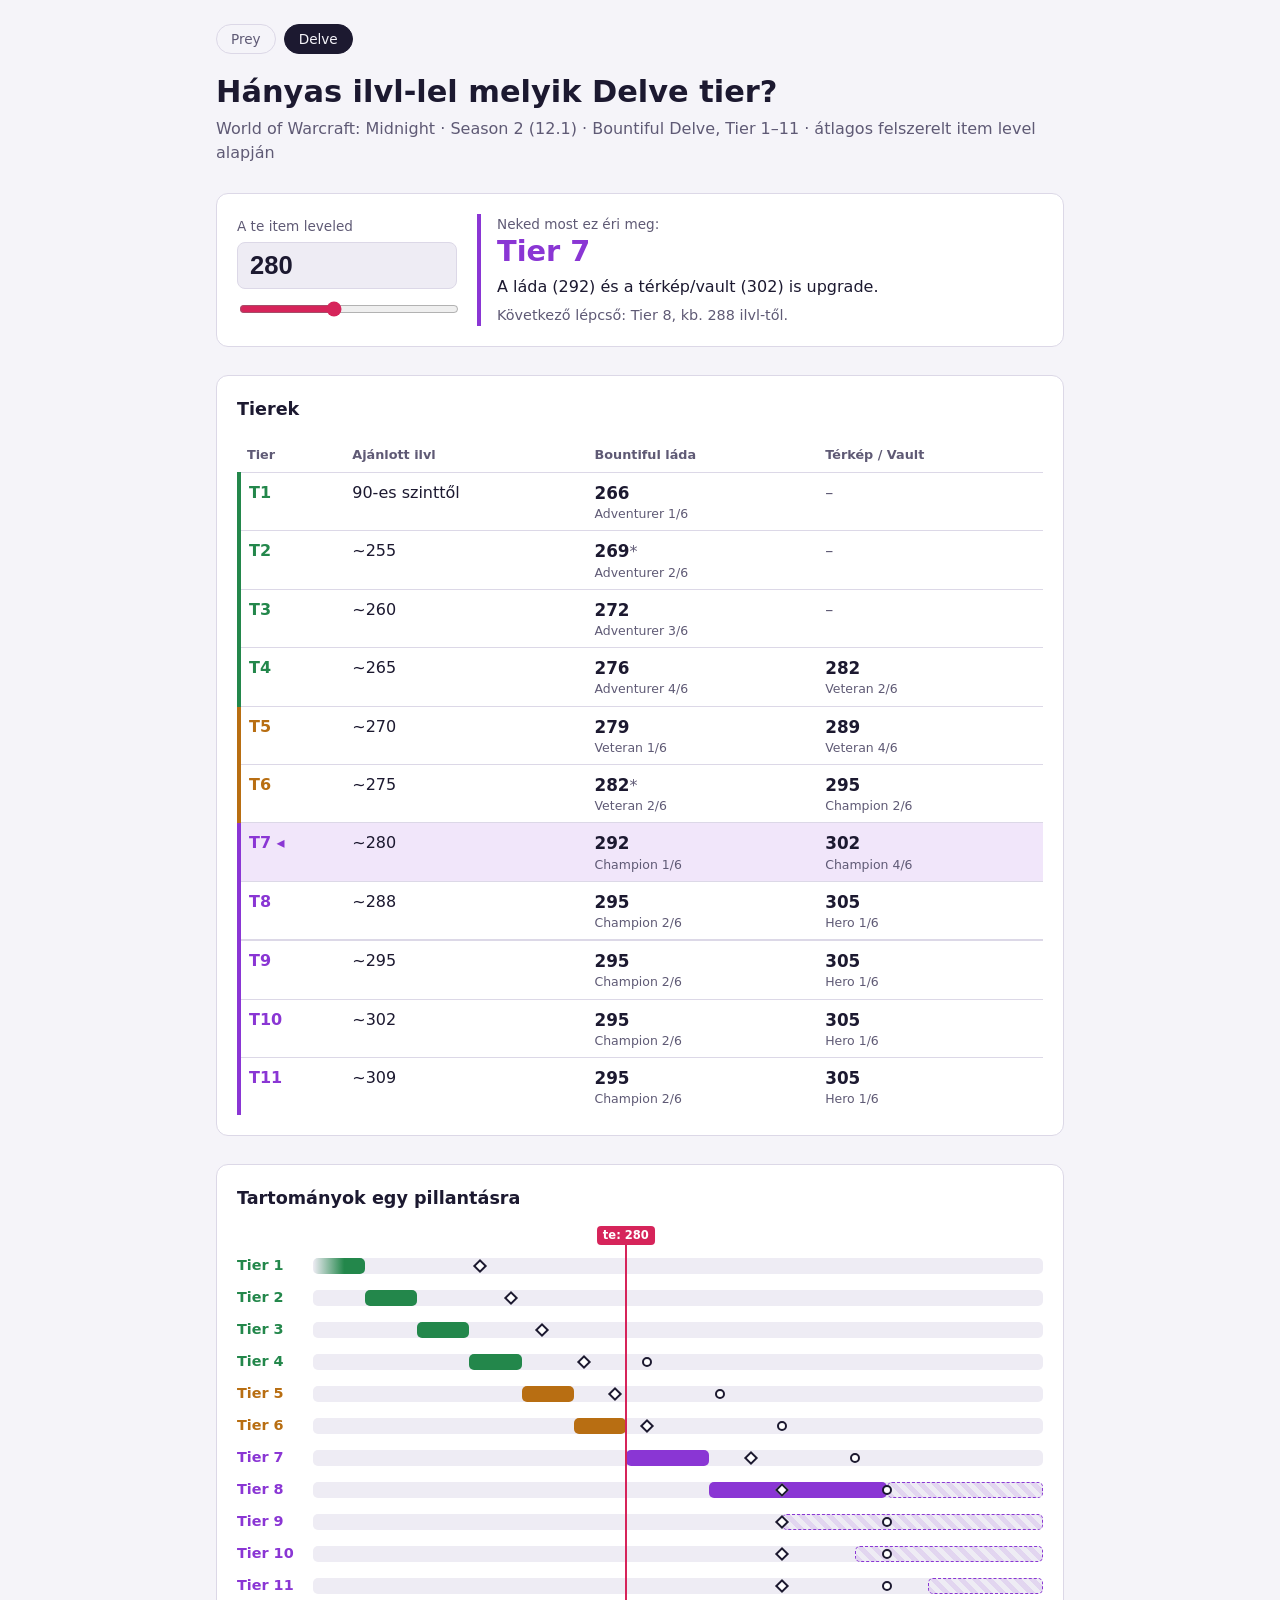
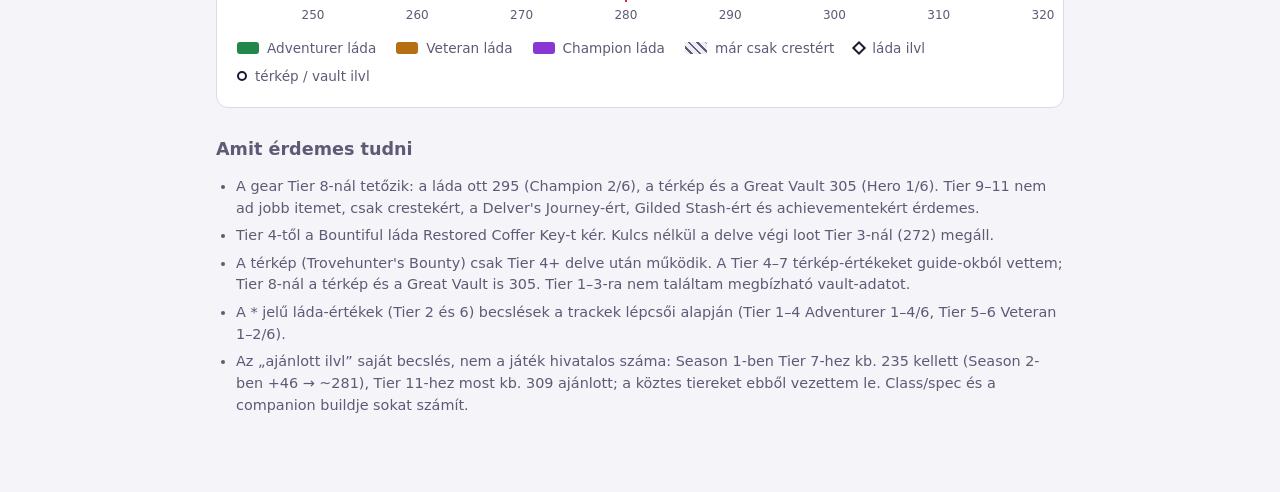
<file: delves.html>
<!DOCTYPE html>
<html lang="hu">
<head>
    <meta charset="UTF-8">
    <meta name="viewport" content="width=device-width, initial-scale=1.0">
    <title>Delve ilvl útmutató</title>
    <style>
        :root {
            --bg: #f5f4f9;
            --surface: #ffffff;
            --surface-2: #eeecf4;
            --text: #1c1930;
            --muted: #5f5a75;
            --border: #dcd8e7;
            --adventurer: #23874b;
            --adventurer-soft: #23874b1f;
            --veteran: #b86e12;
            --veteran-soft: #b86e121f;
            --champion: #8a36d4;
            --champion-soft: #8a36d41f;
            --marker: #d6245a;
            color-scheme: light;
        }
        @media (prefers-color-scheme: dark) {
            :root:not([data-theme="light"]) {
                --bg: #0d0b14;
                --surface: #17141f;
                --surface-2: #211d2c;
                --text: #ece9f5;
                --muted: #a39db7;
                --border: #2f2a3d;
                --adventurer: #4cc47a;
                --adventurer-soft: #4cc47a24;
                --veteran: #f0a23c;
                --veteran-soft: #f0a23c24;
                --champion: #b77cf2;
                --champion-soft: #b77cf229;
                --marker: #ff5c8a;
                color-scheme: dark;
            }
        }
        :root[data-theme="dark"] {
            --bg: #0d0b14;
            --surface: #17141f;
            --surface-2: #211d2c;
            --text: #ece9f5;
            --muted: #a39db7;
            --border: #2f2a3d;
            --adventurer: #4cc47a;
            --adventurer-soft: #4cc47a24;
            --veteran: #f0a23c;
            --veteran-soft: #f0a23c24;
            --champion: #b77cf2;
            --champion-soft: #b77cf229;
            --marker: #ff5c8a;
            color-scheme: dark;
        }

        * {
            box-sizing: border-box;
        }
        body {
            background: var(--bg);
            color: var(--text);
            font-family: system-ui, -apple-system, "Segoe UI", Roboto, sans-serif;
            line-height: 1.5;
            margin: 0;
        }
        main {
            margin: 0 auto;
            max-width: 880px;
            padding: 24px 16px 48px;
        }
        nav {
            display: flex;
            gap: 8px;
            margin-bottom: 20px;
        }
        nav a {
            border: 1px solid var(--border);
            border-radius: 999px;
            color: var(--muted);
            font-size: .85rem;
            padding: 4px 14px;
            text-decoration: none;
        }
        nav a[aria-current="page"] {
            background: var(--text);
            border-color: var(--text);
            color: var(--bg);
        }
        h1 {
            font-size: 1.9rem;
            line-height: 1.2;
            margin: 0 0 6px;
        }
        h2 {
            font-size: 1.1rem;
            margin: 0 0 14px;
        }
        .sub {
            color: var(--muted);
            margin: 0 0 28px;
        }
        section {
            margin-bottom: 28px;
        }
        .panel {
            background: var(--surface);
            border: 1px solid var(--border);
            border-radius: 12px;
            padding: 20px;
        }
        .adventurer {
            --c: var(--adventurer);
            --c-soft: var(--adventurer-soft);
        }
        .veteran {
            --c: var(--veteran);
            --c-soft: var(--veteran-soft);
        }
        .champion {
            --c: var(--champion);
            --c-soft: var(--champion-soft);
        }

        /* --- Kalkulátor --- */
        .calc {
            align-items: center;
            display: grid;
            gap: 20px;
            grid-template-columns: minmax(0, 220px) minmax(0, 1fr);
        }
        .calc label {
            color: var(--muted);
            display: block;
            font-size: .85rem;
            margin-bottom: 6px;
        }
        .calc input[type="number"] {
            background: var(--surface-2);
            border: 1px solid var(--border);
            border-radius: 8px;
            color: var(--text);
            font-size: 1.6rem;
            font-variant-numeric: tabular-nums;
            font-weight: 700;
            padding: 8px 12px;
            width: 100%;
        }
        .calc input[type="range"] {
            accent-color: var(--marker);
            margin-top: 12px;
            width: 100%;
        }
        .verdict {
            border-left: 4px solid var(--c, var(--border));
            padding-left: 16px;
        }
        .verdict .label {
            color: var(--muted);
            font-size: .85rem;
        }
        .verdict .name {
            color: var(--c, var(--text));
            font-size: 1.8rem;
            font-weight: 800;
            line-height: 1.2;
        }
        .verdict p {
            margin: 6px 0 0;
        }
        .verdict .extra {
            color: var(--muted);
            font-size: .9rem;
        }

        /* --- Tier táblázat --- */
        .tiers {
            border-collapse: collapse;
            font-variant-numeric: tabular-nums;
            width: 100%;
        }
        .tiers th,
        .tiers td {
            border-bottom: 1px solid var(--border);
            padding: 8px 8px;
            text-align: left;
            vertical-align: top;
        }
        .tiers th {
            color: var(--muted);
            font-size: .8rem;
            font-weight: 600;
            vertical-align: bottom;
        }
        .tiers tbody tr:last-child td {
            border-bottom: 0;
        }
        .tiers td:first-child {
            border-left: 4px solid var(--c);
            color: var(--c);
            font-weight: 700;
            white-space: nowrap;
        }
        .tiers tr.gap td {
            border-top: 2px solid var(--border);
        }
        .tiers tr.active td {
            background: var(--c-soft);
        }
        .tiers tr.active td:first-child::after {
            content: " ◂";
        }
        .tiers b {
            font-size: 1.05rem;
        }
        .tiers small {
            color: var(--muted);
            display: block;
            font-size: .78rem;
            line-height: 1.3;
        }
        .est {
            color: var(--muted);
            font-weight: 400;
        }
        .none {
            color: var(--muted);
        }

        /* --- Sávdiagram --- */
        .chart {
            padding-top: 24px;
            position: relative;
        }
        .row {
            align-items: center;
            display: grid;
            gap: 12px;
            grid-template-columns: 64px minmax(0, 1fr);
            height: 32px;
        }
        .row .rname {
            color: var(--c);
            font-size: .9rem;
            font-weight: 700;
        }
        .track {
            background: var(--surface-2);
            border-radius: 5px;
            height: 16px;
            position: relative;
        }
        .band {
            background: var(--c);
            border-radius: 5px;
            height: 100%;
            position: absolute;
            top: 0;
        }
        .band.fade-left {
            background: linear-gradient(to right, transparent, var(--c) 60%);
        }
        .band.tail {
            background: repeating-linear-gradient(45deg, var(--c-soft) 0 5px, transparent 5px 10px);
            border: 1px dashed var(--c);
        }
        .tick {
            background: var(--surface);
            border: 2px solid var(--text);
            height: 10px;
            position: absolute;
            top: 50%;
            transform: translate(-50%, -50%) rotate(45deg);
            width: 10px;
        }
        .tick.vault {
            border-radius: 50%;
            transform: translate(-50%, -50%);
        }
        .axis {
            display: grid;
            gap: 12px;
            grid-template-columns: 64px minmax(0, 1fr);
            margin-top: 4px;
        }
        .axis .scale {
            color: var(--muted);
            font-size: .75rem;
            font-variant-numeric: tabular-nums;
            height: 18px;
            position: relative;
        }
        .axis .scale span {
            position: absolute;
            transform: translateX(-50%);
        }
        .you {
            bottom: 22px;
            left: 76px;
            pointer-events: none;
            position: absolute;
            right: 0;
            top: 16px;
        }
        .you .line {
            background: var(--marker);
            bottom: 0;
            position: absolute;
            top: 0;
            transform: translateX(-1px);
            width: 2px;
        }
        .you .tag {
            background: var(--marker);
            border-radius: 4px;
            color: #fff;
            font-size: .72rem;
            font-weight: 700;
            padding: 1px 6px;
            position: absolute;
            top: -16px;
            transform: translateX(-50%);
            white-space: nowrap;
        }
        .legend {
            color: var(--muted);
            display: flex;
            flex-wrap: wrap;
            font-size: .85rem;
            gap: 8px 20px;
            margin-top: 14px;
        }
        .legend span {
            align-items: center;
            display: inline-flex;
            gap: 8px;
        }
        .legend .tick {
            position: static;
            transform: rotate(45deg);
        }
        .legend .tick.vault {
            transform: none;
        }
        .legend .sw {
            border-radius: 3px;
            display: inline-block;
            height: 12px;
            width: 22px;
        }

        .notes {
            color: var(--muted);
            font-size: .9rem;
        }
        .notes ul {
            margin: 0;
            padding-left: 20px;
        }
        .notes li + li {
            margin-top: 6px;
        }

        @media (max-width: 720px) {
            .calc {
                grid-template-columns: minmax(0, 1fr);
            }
            h1 {
                font-size: 1.5rem;
            }
        }
        @media (max-width: 420px) {
            .panel {
                padding: 16px 12px;
            }
            .tiers th,
            .tiers td {
                padding: 7px 5px;
            }
            .row,
            .axis {
                gap: 8px;
                grid-template-columns: 52px minmax(0, 1fr);
            }
            .row .rname {
                font-size: .8rem;
            }
            .axis .scale .minor {
                display: none;
            }
            .you {
                left: 60px;
            }
        }
    </style>
</head>
<body>
    <main>
        <nav>
            <a href="prey.html">Prey</a>
            <a href="delves.html" aria-current="page">Delve</a>
        </nav>

        <h1>Hányas ilvl-lel melyik Delve tier?</h1>
        <p class="sub">World of Warcraft: Midnight · Season 2 (12.1) · Bountiful Delve, Tier 1–11 · átlagos felszerelt item level alapján</p>

        <section class="panel">
            <div class="calc">
                <div>
                    <label for="ilvl">A te item leveled</label>
                    <input id="ilvl" type="number" min="200" max="340" step="1" value="280" inputmode="numeric">
                    <input id="ilvl-range" type="range" min="250" max="320" step="1" value="280" aria-label="Item level csúszka">
                </div>
                <div class="verdict" id="verdict">
                    <div class="label">Neked most ez éri meg:</div>
                    <div class="name" id="verdict-name">–</div>
                    <p id="verdict-text"></p>
                    <p class="extra" id="verdict-extra"></p>
                </div>
            </div>
        </section>

        <section class="panel">
            <h2>Tierek</h2>
            <table class="tiers">
                <thead>
                    <tr>
                        <th>Tier</th>
                        <th>Ajánlott ilvl</th>
                        <th>Bountiful láda</th>
                        <th>Térkép / Vault</th>
                    </tr>
                </thead>
                <tbody id="tier-rows"></tbody>
            </table>
        </section>

        <section class="panel">
            <h2>Tartományok egy pillantásra</h2>
            <div class="chart" id="chart"></div>
            <div class="legend">
                <span><i class="sw" style="background: var(--adventurer)"></i>Adventurer láda</span>
                <span><i class="sw" style="background: var(--veteran)"></i>Veteran láda</span>
                <span><i class="sw" style="background: var(--champion)"></i>Champion láda</span>
                <span><i class="sw" style="background: repeating-linear-gradient(45deg, var(--surface-2) 0 4px, var(--muted) 4px 6px)"></i>már csak crestért</span>
                <span><i class="tick"></i>láda ilvl</span>
                <span><i class="tick vault"></i>térkép / vault ilvl</span>
            </div>
        </section>

        <section class="notes">
            <h2>Amit érdemes tudni</h2>
            <ul>
                <li>A gear Tier 8-nál tetőzik: a láda ott 295 (Champion 2/6), a térkép és a Great Vault 305 (Hero 1/6). Tier 9–11 nem ad jobb itemet, csak crestekért, a Delver's Journey-ért, Gilded Stash-ért és achievementekért érdemes.</li>
                <li>Tier 4-től a Bountiful láda Restored Coffer Key-t kér. Kulcs nélkül a delve végi loot Tier 3-nál (272) megáll.</li>
                <li>A térkép (Trovehunter's Bounty) csak Tier 4+ delve után működik. A Tier 4–7 térkép-értékeket guide-okból vettem; Tier 8-nál a térkép és a Great Vault is 305. Tier 1–3-ra nem találtam megbízható vault-adatot.</li>
                <li>A * jelű láda-értékek (Tier 2 és 6) becslések a trackek lépcsői alapján (Tier 1–4 Adventurer 1–4/6, Tier 5–6 Veteran 1–2/6).</li>
                <li>Az „ajánlott ilvl” saját becslés, nem a játék hivatalos száma: Season 1-ben Tier 7-hez kb. 235 kellett (Season 2-ben +46 → ~281), Tier 11-hez most kb. 309 ajánlott; a köztes tiereket ebből vezettem le. Class/spec és a companion buildje sokat számít.</li>
            </ul>
        </section>
    </main>

    <script>
        'use strict';

        const MIN = 250;
        const MAX = 320;
        const GEAR_CAP_TIER = 8;

        // entry: becsült ajánlott ilvl; est: a láda-érték becslés
        const TIERS = [
            { t: 1, entry: 0, track: 'adventurer', coffer: 266, cTrack: 'Adventurer 1/6' },
            { t: 2, entry: 255, track: 'adventurer', coffer: 269, cTrack: 'Adventurer 2/6', est: true },
            { t: 3, entry: 260, track: 'adventurer', coffer: 272, cTrack: 'Adventurer 3/6' },
            { t: 4, entry: 265, track: 'adventurer', coffer: 276, cTrack: 'Adventurer 4/6', vault: 282, vTrack: 'Veteran 2/6' },
            { t: 5, entry: 270, track: 'veteran', coffer: 279, cTrack: 'Veteran 1/6', vault: 289, vTrack: 'Veteran 4/6' },
            { t: 6, entry: 275, track: 'veteran', coffer: 282, cTrack: 'Veteran 2/6', est: true, vault: 295, vTrack: 'Champion 2/6' },
            { t: 7, entry: 280, track: 'champion', coffer: 292, cTrack: 'Champion 1/6', vault: 302, vTrack: 'Champion 4/6' },
            { t: 8, entry: 288, track: 'champion', coffer: 295, cTrack: 'Champion 2/6', vault: 305, vTrack: 'Hero 1/6' },
            { t: 9, entry: 295, track: 'champion', coffer: 295, cTrack: 'Champion 2/6', vault: 305, vTrack: 'Hero 1/6' },
            { t: 10, entry: 302, track: 'champion', coffer: 295, cTrack: 'Champion 2/6', vault: 305, vTrack: 'Hero 1/6' },
            { t: 11, entry: 309, track: 'champion', coffer: 295, cTrack: 'Champion 2/6', vault: 305, vTrack: 'Hero 1/6' },
        ];

        const pct = (v) => ((Math.min(Math.max(v, MIN), MAX) - MIN) / (MAX - MIN)) * 100;

        const buildTable = () => {
            document.getElementById('tier-rows').innerHTML = TIERS.map((d) => {
                const entry = d.entry ? `~${d.entry}` : '90-es szinttől';
                const coffer = `<b>${d.coffer}</b>${d.est ? '<span class="est">*</span>' : ''}<small>${d.cTrack}</small>`;
                const vault = d.vault ? `<b>${d.vault}</b><small>${d.vTrack}</small>` : '<span class="none">–</span>';
                const cls = [d.track, d.t === GEAR_CAP_TIER + 1 ? 'gap' : ''].join(' ');
                return `<tr class="${cls}" data-tier="${d.t}"><td>T${d.t}</td><td>${entry}</td><td>${coffer}</td><td>${vault}</td></tr>`;
            }).join('');
        };

        const buildChart = () => {
            const rows = TIERS.map((d, i) => {
                const next = TIERS[i + 1];
                const from = d.t === 1 ? MIN : d.entry;
                let bands = '';
                if (d.t < GEAR_CAP_TIER) {
                    bands = `<div class="band${d.t === 1 ? ' fade-left' : ''}" style="left:${pct(from)}%;width:${pct(next.entry) - pct(from)}%"></div>`;
                } else if (d.t === GEAR_CAP_TIER) {
                    bands = `<div class="band" style="left:${pct(from)}%;width:${pct(d.vault) - pct(from)}%"></div>`
                        + `<div class="band tail" style="left:${pct(d.vault)}%;width:${100 - pct(d.vault)}%"></div>`;
                } else {
                    bands = `<div class="band tail" style="left:${pct(from)}%;width:${100 - pct(from)}%"></div>`;
                }
                const vaultTick = d.vault
                    ? `<i class="tick vault" style="left:${pct(d.vault)}%" title="Térkép / vault: ${d.vault}"></i>`
                    : '';
                return `
                    <div class="row ${d.track}">
                        <div class="rname">Tier ${d.t}</div>
                        <div class="track">
                            ${bands}
                            <i class="tick" style="left:${pct(d.coffer)}%" title="Láda: ${d.coffer}"></i>
                            ${vaultTick}
                        </div>
                    </div>`;
            }).join('');

            const ticks = [];
            for (let v = MIN; v <= MAX; v += 10) {
                ticks.push(`<span${(v - MIN) % 20 ? ' class="minor"' : ''} style="left:${pct(v)}%">${v}</span>`);
            }

            document.getElementById('chart').innerHTML = `
                ${rows}
                <div class="axis"><div></div><div class="scale">${ticks.join('')}</div></div>
                <div class="you"><div class="line" id="you-line"></div><div class="tag" id="you-tag"></div></div>`;
        };

        const recommend = (ilvl) => {
            const reachable = TIERS.filter((d) => d.entry <= ilvl);
            const best = reachable[reachable.length - 1];
            const cap = TIERS[GEAR_CAP_TIER - 1];

            // Ha a gear már nem jobb, a crestek miatt a legmagasabb bírt tier a nyerő.
            if (ilvl >= cap.vault) {
                return {
                    tier: best,
                    text: 'Gearben a delve-ek már nem adnak upgrade-et, így a crestek és a Delver\'s Journey miatt a legmagasabb tier éri meg, amit bírsz.',
                    extra: best.t < TIERS.length
                        ? `Tier ${best.t + 1} kb. ${TIERS[best.t].entry} ilvl-től.`
                        : 'Ez a legnehezebb tier.',
                };
            }

            const tier = TIERS[Math.min(best.t, GEAR_CAP_TIER) - 1];
            const next = TIERS[tier.t];

            let text;
            if (tier.coffer > ilvl) {
                text = tier.vault
                    ? `A láda (${tier.coffer}) és a térkép/vault (${tier.vault}) is upgrade.`
                    : `A láda (${tier.coffer}) még upgrade.`;
            } else if (tier.vault && tier.vault > ilvl) {
                text = `A láda már ritkán upgrade, de a heti térkép/vault (${tier.vault}) még igen.`;
            } else {
                text = 'A láda már nem upgrade – amint bírod, lépj feljebb.';
            }

            let extra;
            if (best.t > GEAR_CAP_TIER) {
                extra = `Tier ${best.t}-et is bírod, de gearben nem ad többet a Tier 8-nál – csak crestért, Journey-ért, achievementért.`;
            } else if (next && tier.t < GEAR_CAP_TIER) {
                extra = `Következő lépcső: Tier ${next.t}, kb. ${next.entry} ilvl-től.`;
            } else {
                extra = `Tier 9 kb. 295 ilvl-től – gearben nem jobb, csak crestért.`;
            }

            return { tier, text, extra };
        };

        const numberInput = document.getElementById('ilvl');
        const rangeInput = document.getElementById('ilvl-range');
        const verdict = document.getElementById('verdict');
        const verdictName = document.getElementById('verdict-name');
        const verdictText = document.getElementById('verdict-text');
        const verdictExtra = document.getElementById('verdict-extra');

        const update = (ilvl) => {
            const rows = document.querySelectorAll('#tier-rows tr');
            const youLine = document.getElementById('you-line');
            const youTag = document.getElementById('you-tag');

            if (!Number.isFinite(ilvl) || ilvl < 1) {
                verdictName.textContent = '–';
                verdictText.textContent = 'Írd be az átlagos item leveled.';
                verdictExtra.textContent = '';
                verdict.className = 'verdict';
                rows.forEach((r) => r.classList.remove('active'));
                youLine.style.display = youTag.style.display = 'none';
                return;
            }

            const { tier, text, extra } = recommend(ilvl);

            verdictName.textContent = `Tier ${tier.t}`;
            verdictText.textContent = text;
            verdictExtra.textContent = extra;
            verdict.className = `verdict ${tier.track}`;
            rows.forEach((r) => r.classList.toggle('active', Number(r.dataset.tier) === tier.t));

            const x = `${pct(ilvl)}%`;
            youLine.style.display = youTag.style.display = '';
            youLine.style.left = youTag.style.left = x;
            youTag.textContent = ilvl < MIN ? `${ilvl} ◂` : ilvl > MAX ? `▸ ${ilvl}` : `te: ${ilvl}`;

            try {
                localStorage.setItem('delve-ilvl', String(ilvl));
            } catch (e) {
                // Tárolás nélkül is működik.
            }
        };

        numberInput.addEventListener('input', () => {
            const v = parseInt(numberInput.value, 10);
            if (Number.isFinite(v)) {
                rangeInput.value = Math.min(Math.max(v, MIN), MAX);
            }
            update(v);
        });

        rangeInput.addEventListener('input', () => {
            numberInput.value = rangeInput.value;
            update(parseInt(rangeInput.value, 10));
        });

        buildTable();
        buildChart();

        let start = 280;
        try {
            const saved = parseInt(localStorage.getItem('delve-ilvl'), 10);
            if (Number.isFinite(saved)) {
                start = saved;
            }
        } catch (e) {
            // Nincs mentett érték.
        }
        numberInput.value = start;
        rangeInput.value = Math.min(Math.max(start, MIN), MAX);
        update(start);
    </script>
</body>
</html>
</file>
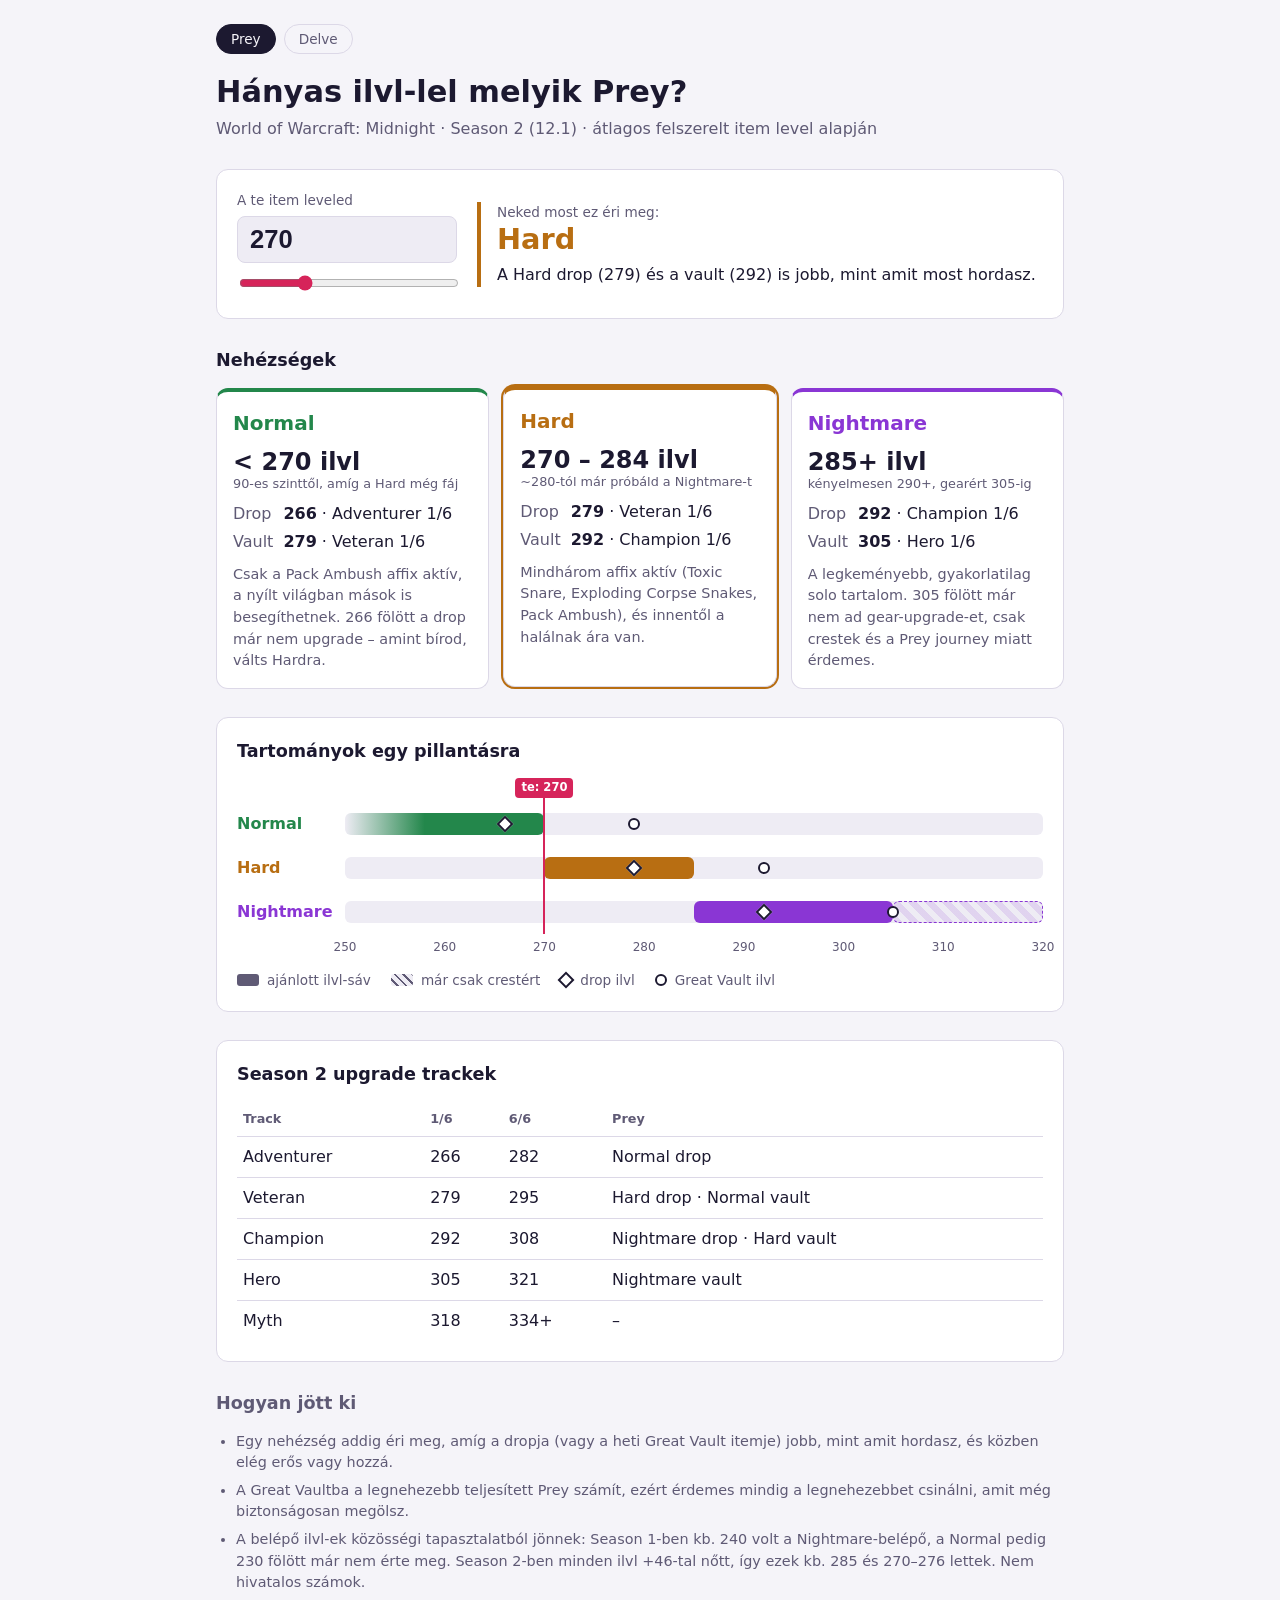
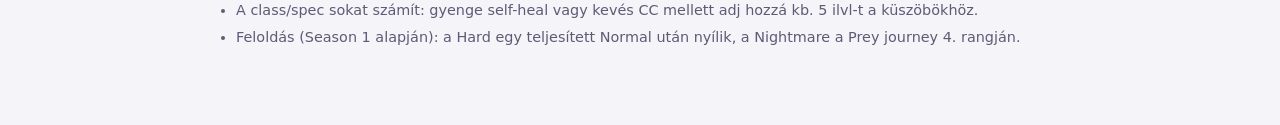
<file: prey.html>
<!DOCTYPE html>
<html lang="hu">
<head>
    <meta charset="UTF-8">
    <meta name="viewport" content="width=device-width, initial-scale=1.0">
    <title>Prey ilvl útmutató</title>
    <style>
        :root {
            --bg: #f5f4f9;
            --surface: #ffffff;
            --surface-2: #eeecf4;
            --text: #1c1930;
            --muted: #5f5a75;
            --border: #dcd8e7;
            --normal: #23874b;
            --normal-soft: #23874b22;
            --hard: #b86e12;
            --hard-soft: #b86e1222;
            --nightmare: #8a36d4;
            --nightmare-soft: #8a36d422;
            --marker: #d6245a;
            color-scheme: light;
        }
        @media (prefers-color-scheme: dark) {
            :root:not([data-theme="light"]) {
                --bg: #0d0b14;
                --surface: #17141f;
                --surface-2: #211d2c;
                --text: #ece9f5;
                --muted: #a39db7;
                --border: #2f2a3d;
                --normal: #4cc47a;
                --normal-soft: #4cc47a26;
                --hard: #f0a23c;
                --hard-soft: #f0a23c26;
                --nightmare: #b77cf2;
                --nightmare-soft: #b77cf22b;
                --marker: #ff5c8a;
                color-scheme: dark;
            }
        }
        :root[data-theme="dark"] {
            --bg: #0d0b14;
            --surface: #17141f;
            --surface-2: #211d2c;
            --text: #ece9f5;
            --muted: #a39db7;
            --border: #2f2a3d;
            --normal: #4cc47a;
            --normal-soft: #4cc47a26;
            --hard: #f0a23c;
            --hard-soft: #f0a23c26;
            --nightmare: #b77cf2;
            --nightmare-soft: #b77cf22b;
            --marker: #ff5c8a;
            color-scheme: dark;
        }

        * {
            box-sizing: border-box;
        }
        body {
            background: var(--bg);
            color: var(--text);
            font-family: system-ui, -apple-system, "Segoe UI", Roboto, sans-serif;
            line-height: 1.5;
            margin: 0;
        }
        main {
            margin: 0 auto;
            max-width: 880px;
            padding: 24px 16px 48px;
        }
        nav {
            display: flex;
            gap: 8px;
            margin-bottom: 20px;
        }
        nav a {
            border: 1px solid var(--border);
            border-radius: 999px;
            color: var(--muted);
            font-size: .85rem;
            padding: 4px 14px;
            text-decoration: none;
        }
        nav a[aria-current="page"] {
            background: var(--text);
            border-color: var(--text);
            color: var(--bg);
        }
        h1 {
            font-size: 1.9rem;
            line-height: 1.2;
            margin: 0 0 6px;
        }
        h2 {
            font-size: 1.1rem;
            margin: 0 0 14px;
        }
        .sub {
            color: var(--muted);
            margin: 0 0 28px;
        }
        section {
            margin-bottom: 28px;
        }
        .panel {
            background: var(--surface);
            border: 1px solid var(--border);
            border-radius: 12px;
            padding: 20px;
        }

        /* --- Kalkulátor --- */
        .calc {
            align-items: center;
            display: grid;
            gap: 20px;
            grid-template-columns: minmax(0, 220px) minmax(0, 1fr);
        }
        .calc label {
            color: var(--muted);
            display: block;
            font-size: .85rem;
            margin-bottom: 6px;
        }
        .calc input[type="number"] {
            background: var(--surface-2);
            border: 1px solid var(--border);
            border-radius: 8px;
            color: var(--text);
            font-size: 1.6rem;
            font-variant-numeric: tabular-nums;
            font-weight: 700;
            padding: 8px 12px;
            width: 100%;
        }
        .calc input[type="range"] {
            accent-color: var(--marker);
            margin-top: 12px;
            width: 100%;
        }
        .verdict {
            border-left: 4px solid var(--verdict, var(--border));
            padding-left: 16px;
        }
        .verdict .label {
            color: var(--muted);
            font-size: .85rem;
        }
        .verdict .name {
            color: var(--verdict, var(--text));
            font-size: 1.8rem;
            font-weight: 800;
            line-height: 1.2;
        }
        .verdict p {
            margin: 6px 0 0;
        }

        /* --- Kártyák --- */
        .cards {
            display: grid;
            gap: 14px;
            grid-template-columns: repeat(3, minmax(0, 1fr));
        }
        .card {
            background: var(--surface);
            border: 1px solid var(--border);
            border-radius: 12px;
            border-top: 4px solid var(--c);
            display: flex;
            flex-direction: column;
            gap: 10px;
            padding: 16px;
            transition: box-shadow .2s, transform .2s;
        }
        .card.active {
            box-shadow: 0 0 0 2px var(--c);
            transform: translateY(-2px);
        }
        .card h3 {
            color: var(--c);
            font-size: 1.25rem;
            margin: 0;
        }
        .card .range {
            font-size: 1.5rem;
            font-variant-numeric: tabular-nums;
            font-weight: 800;
            line-height: 1.2;
        }
        .card .range small {
            color: var(--muted);
            display: block;
            font-size: .8rem;
            font-weight: 500;
        }
        .card dl {
            display: grid;
            gap: 4px 10px;
            grid-template-columns: auto 1fr;
            margin: 0;
        }
        .card dt {
            color: var(--muted);
        }
        .card dd {
            font-variant-numeric: tabular-nums;
            margin: 0;
        }
        .card dd b {
            font-weight: 700;
        }
        .card p {
            color: var(--muted);
            font-size: .9rem;
            margin: 0;
        }
        .normal {
            --c: var(--normal);
            --c-soft: var(--normal-soft);
        }
        .hard {
            --c: var(--hard);
            --c-soft: var(--hard-soft);
        }
        .nightmare {
            --c: var(--nightmare);
            --c-soft: var(--nightmare-soft);
        }

        /* --- Sávdiagram --- */
        .chart {
            padding-top: 24px;
            position: relative;
        }
        .row {
            align-items: center;
            display: grid;
            gap: 12px;
            grid-template-columns: 96px minmax(0, 1fr);
            height: 44px;
        }
        .row .rname {
            color: var(--c);
            font-weight: 700;
        }
        .track {
            background: var(--surface-2);
            border-radius: 6px;
            height: 22px;
            position: relative;
        }
        .band {
            background: var(--c);
            border-radius: 6px;
            height: 100%;
            position: absolute;
            top: 0;
        }
        .band.fade-left {
            background: linear-gradient(to right, transparent, var(--c) 40%);
        }
        .band.tail {
            background: repeating-linear-gradient(45deg, var(--c-soft) 0 6px, transparent 6px 12px);
            border: 1px dashed var(--c);
        }
        .tick {
            background: var(--surface);
            border: 2px solid var(--text);
            height: 12px;
            position: absolute;
            top: 50%;
            transform: translate(-50%, -50%) rotate(45deg);
            width: 12px;
        }
        .tick.vault {
            border-radius: 50%;
            transform: translate(-50%, -50%);
        }
        .axis {
            display: grid;
            gap: 12px;
            grid-template-columns: 96px minmax(0, 1fr);
            margin-top: 4px;
        }
        .axis .scale {
            color: var(--muted);
            font-size: .75rem;
            font-variant-numeric: tabular-nums;
            height: 18px;
            position: relative;
        }
        .axis .scale span {
            position: absolute;
            transform: translateX(-50%);
        }
        .you {
            bottom: 22px;
            left: 108px;
            pointer-events: none;
            position: absolute;
            right: 0;
            top: 16px;
        }
        .you .line {
            background: var(--marker);
            bottom: 0;
            position: absolute;
            top: 0;
            transform: translateX(-1px);
            width: 2px;
        }
        .you .tag {
            background: var(--marker);
            border-radius: 4px;
            color: #fff;
            font-size: .72rem;
            font-weight: 700;
            padding: 1px 6px;
            position: absolute;
            top: -16px;
            transform: translateX(-50%);
            white-space: nowrap;
        }
        .legend {
            color: var(--muted);
            display: flex;
            flex-wrap: wrap;
            font-size: .85rem;
            gap: 8px 20px;
            margin-top: 14px;
        }
        .legend span {
            align-items: center;
            display: inline-flex;
            gap: 8px;
        }
        .legend .tick {
            position: static;
            transform: rotate(45deg);
        }
        .legend .tick.vault {
            transform: none;
        }
        .legend .sw {
            border-radius: 3px;
            display: inline-block;
            height: 12px;
            width: 22px;
        }

        /* --- Táblázat, lábjegyzet --- */
        .tracks {
            border-collapse: collapse;
            font-variant-numeric: tabular-nums;
            width: 100%;
        }
        .tracks th,
        .tracks td {
            border-bottom: 1px solid var(--border);
            padding: 8px 6px;
            text-align: left;
        }
        .tracks th {
            color: var(--muted);
            font-size: .8rem;
            font-weight: 600;
        }
        .tracks tr:last-child td {
            border-bottom: 0;
        }
        .notes {
            color: var(--muted);
            font-size: .9rem;
        }
        .notes ul {
            margin: 0;
            padding-left: 20px;
        }
        .notes li + li {
            margin-top: 6px;
        }

        @media (max-width: 720px) {
            .cards {
                grid-template-columns: minmax(0, 1fr);
            }
            .calc {
                grid-template-columns: minmax(0, 1fr);
            }
            h1 {
                font-size: 1.5rem;
            }
        }
        @media (max-width: 420px) {
            .row,
            .axis {
                grid-template-columns: 80px minmax(0, 1fr);
                gap: 8px;
            }
            .row .rname {
                font-size: .85rem;
            }
            .axis .scale .minor {
                display: none;
            }
            .you {
                left: 88px;
            }
        }
    </style>
</head>
<body>
    <main>
        <nav>
            <a href="prey.html" aria-current="page">Prey</a>
            <a href="delves.html">Delve</a>
        </nav>

        <h1>Hányas ilvl-lel melyik Prey?</h1>
        <p class="sub">World of Warcraft: Midnight · Season 2 (12.1) · átlagos felszerelt item level alapján</p>

        <section class="panel">
            <div class="calc">
                <div>
                    <label for="ilvl">A te item leveled</label>
                    <input id="ilvl" type="number" min="200" max="340" step="1" value="270" inputmode="numeric">
                    <input id="ilvl-range" type="range" min="250" max="320" step="1" value="270" aria-label="Item level csúszka">
                </div>
                <div class="verdict" id="verdict">
                    <div class="label">Neked most ez éri meg:</div>
                    <div class="name" id="verdict-name">–</div>
                    <p id="verdict-text"></p>
                </div>
            </div>
        </section>

        <section>
            <h2>Nehézségek</h2>
            <div class="cards">
                <article class="card normal" data-key="normal">
                    <h3>Normal</h3>
                    <div class="range">&lt; 270 ilvl<small>90-es szinttől, amíg a Hard még fáj</small></div>
                    <dl>
                        <dt>Drop</dt><dd><b>266</b> · Adventurer 1/6</dd>
                        <dt>Vault</dt><dd><b>279</b> · Veteran 1/6</dd>
                    </dl>
                    <p>Csak a Pack Ambush affix aktív, a nyílt világban mások is besegíthetnek. 266 fölött a drop már nem upgrade – amint bírod, válts Hardra.</p>
                </article>
                <article class="card hard" data-key="hard">
                    <h3>Hard</h3>
                    <div class="range">270 – 284 ilvl<small>~280-tól már próbáld a Nightmare-t</small></div>
                    <dl>
                        <dt>Drop</dt><dd><b>279</b> · Veteran 1/6</dd>
                        <dt>Vault</dt><dd><b>292</b> · Champion 1/6</dd>
                    </dl>
                    <p>Mindhárom affix aktív (Toxic Snare, Exploding Corpse Snakes, Pack Ambush), és innentől a halálnak ára van.</p>
                </article>
                <article class="card nightmare" data-key="nightmare">
                    <h3>Nightmare</h3>
                    <div class="range">285+ ilvl<small>kényelmesen 290+, gearért 305-ig</small></div>
                    <dl>
                        <dt>Drop</dt><dd><b>292</b> · Champion 1/6</dd>
                        <dt>Vault</dt><dd><b>305</b> · Hero 1/6</dd>
                    </dl>
                    <p>A legkeményebb, gyakorlatilag solo tartalom. 305 fölött már nem ad gear-upgrade-et, csak crestek és a Prey journey miatt érdemes.</p>
                </article>
            </div>
        </section>

        <section class="panel">
            <h2>Tartományok egy pillantásra</h2>
            <div class="chart" id="chart"></div>
            <div class="legend">
                <span><i class="sw" style="background: var(--muted)"></i>ajánlott ilvl-sáv</span>
                <span><i class="sw" style="background: repeating-linear-gradient(45deg, var(--surface-2) 0 4px, var(--muted) 4px 6px)"></i>már csak crestért</span>
                <span><i class="tick"></i>drop ilvl</span>
                <span><i class="tick vault"></i>Great Vault ilvl</span>
            </div>
        </section>

        <section class="panel">
            <h2>Season 2 upgrade trackek</h2>
            <table class="tracks">
                <thead>
                    <tr><th>Track</th><th>1/6</th><th>6/6</th><th>Prey</th></tr>
                </thead>
                <tbody>
                    <tr><td>Adventurer</td><td>266</td><td>282</td><td>Normal drop</td></tr>
                    <tr><td>Veteran</td><td>279</td><td>295</td><td>Hard drop · Normal vault</td></tr>
                    <tr><td>Champion</td><td>292</td><td>308</td><td>Nightmare drop · Hard vault</td></tr>
                    <tr><td>Hero</td><td>305</td><td>321</td><td>Nightmare vault</td></tr>
                    <tr><td>Myth</td><td>318</td><td>334+</td><td>–</td></tr>
                </tbody>
            </table>
        </section>

        <section class="notes">
            <h2>Hogyan jött ki</h2>
            <ul>
                <li>Egy nehézség addig éri meg, amíg a dropja (vagy a heti Great Vault itemje) jobb, mint amit hordasz, és közben elég erős vagy hozzá.</li>
                <li>A Great Vaultba a legnehezebb teljesített Prey számít, ezért érdemes mindig a legnehezebbet csinálni, amit még biztonságosan megölsz.</li>
                <li>A belépő ilvl-ek közösségi tapasztalatból jönnek: Season 1-ben kb. 240 volt a Nightmare-belépő, a Normal pedig 230 fölött már nem érte meg. Season 2-ben minden ilvl +46-tal nőtt, így ezek kb. 285 és 270–276 lettek. Nem hivatalos számok.</li>
                <li>A class/spec sokat számít: gyenge self-heal vagy kevés CC mellett adj hozzá kb. 5 ilvl-t a küszöbökhöz.</li>
                <li>Feloldás (Season 1 alapján): a Hard egy teljesített Normal után nyílik, a Nightmare a Prey journey 4. rangján.</li>
            </ul>
        </section>
    </main>

    <script>
        'use strict';

        const MIN = 250;
        const MAX = 320;

        const DIFFS = [
            { key: 'normal', name: 'Normal', from: MIN, to: 270, fadeLeft: true, drop: 266, vault: 279 },
            { key: 'hard', name: 'Hard', from: 270, to: 285, drop: 279, vault: 292 },
            { key: 'nightmare', name: 'Nightmare', from: 285, to: 305, tailTo: MAX, drop: 292, vault: 305 },
        ];

        const pct = (v) => ((Math.min(Math.max(v, MIN), MAX) - MIN) / (MAX - MIN)) * 100;

        const recommend = (ilvl) => {
            if (ilvl < 266) {
                return ['normal', 'A Normal drop (266) még upgrade, a Hard viszont még fájhat. 270 körül válts Hardra.'];
            }
            if (ilvl < 270) {
                return ['normal', 'A Normal drop már nem upgrade, csak a vault (279). Ha bírod, inkább Hard.'];
            }
            if (ilvl < 280) {
                return ['hard', 'A Hard drop (279) és a vault (292) is jobb, mint amit most hordasz.'];
            }
            if (ilvl < 285) {
                return ['hard', 'Még a Hard a biztos, de a Nightmare-t már megpróbálhatod, ha a class-od jól bírja.'];
            }
            if (ilvl < 292) {
                return ['nightmare', 'A Nightmare drop (292) és a Hero vault (305) is upgrade.'];
            }
            if (ilvl < 305) {
                return ['nightmare', 'A drop már ritkán upgrade, de a 305-ös Hero vault item még igen.'];
            }
            return ['nightmare', 'Gear szempontjából már nem ad upgrade-et – csak crestek és a Prey journey miatt érdemes.'];
        };

        const chart = document.getElementById('chart');

        const buildChart = () => {
            const rows = DIFFS.map((d) => {
                const band = `<div class="band${d.fadeLeft ? ' fade-left' : ''}" style="left:${pct(d.from)}%;width:${pct(d.to) - pct(d.from)}%"></div>`;
                const tail = d.tailTo
                    ? `<div class="band tail" style="left:${pct(d.to)}%;width:${pct(d.tailTo) - pct(d.to)}%"></div>`
                    : '';
                return `
                    <div class="row ${d.key}">
                        <div class="rname">${d.name}</div>
                        <div class="track">
                            ${band}${tail}
                            <i class="tick" style="left:${pct(d.drop)}%" title="Drop: ${d.drop}"></i>
                            <i class="tick vault" style="left:${pct(d.vault)}%" title="Great Vault: ${d.vault}"></i>
                        </div>
                    </div>`;
            }).join('');

            const ticks = [];
            for (let v = MIN; v <= MAX; v += 10) {
                ticks.push(`<span${(v - MIN) % 20 ? ' class="minor"' : ''} style="left:${pct(v)}%">${v}</span>`);
            }

            chart.innerHTML = `
                ${rows}
                <div class="axis"><div></div><div class="scale">${ticks.join('')}</div></div>
                <div class="you"><div class="line" id="you-line"></div><div class="tag" id="you-tag"></div></div>`;
        };

        const numberInput = document.getElementById('ilvl');
        const rangeInput = document.getElementById('ilvl-range');
        const verdict = document.getElementById('verdict');
        const verdictName = document.getElementById('verdict-name');
        const verdictText = document.getElementById('verdict-text');

        const update = (ilvl) => {
            const cards = document.querySelectorAll('.card');
            const youLine = document.getElementById('you-line');
            const youTag = document.getElementById('you-tag');

            if (!Number.isFinite(ilvl) || ilvl < 1) {
                verdictName.textContent = '–';
                verdictText.textContent = 'Írd be az átlagos item leveled.';
                verdict.style.removeProperty('--verdict');
                cards.forEach((c) => c.classList.remove('active'));
                youLine.style.display = youTag.style.display = 'none';
                return;
            }

            const [key, text] = recommend(ilvl);
            const diff = DIFFS.find((d) => d.key === key);

            verdictName.textContent = diff.name;
            verdictText.textContent = text;
            verdict.style.setProperty('--verdict', `var(--${key})`);
            cards.forEach((c) => c.classList.toggle('active', c.dataset.key === key));

            const x = `${pct(ilvl)}%`;
            youLine.style.display = youTag.style.display = '';
            youLine.style.left = youTag.style.left = x;
            youTag.textContent = ilvl < MIN ? `${ilvl} ◂` : ilvl > MAX ? `▸ ${ilvl}` : `te: ${ilvl}`;

            try {
                localStorage.setItem('prey-ilvl', String(ilvl));
            } catch (e) {
                // Tárolás nélkül is működik.
            }
        };

        numberInput.addEventListener('input', () => {
            const v = parseInt(numberInput.value, 10);
            if (Number.isFinite(v)) {
                rangeInput.value = Math.min(Math.max(v, MIN), MAX);
            }
            update(v);
        });

        rangeInput.addEventListener('input', () => {
            numberInput.value = rangeInput.value;
            update(parseInt(rangeInput.value, 10));
        });

        buildChart();

        let start = 270;
        try {
            const saved = parseInt(localStorage.getItem('prey-ilvl'), 10);
            if (Number.isFinite(saved)) {
                start = saved;
            }
        } catch (e) {
            // Nincs mentett érték.
        }
        numberInput.value = start;
        rangeInput.value = Math.min(Math.max(start, MIN), MAX);
        update(start);
    </script>
</body>
</html>
</file>
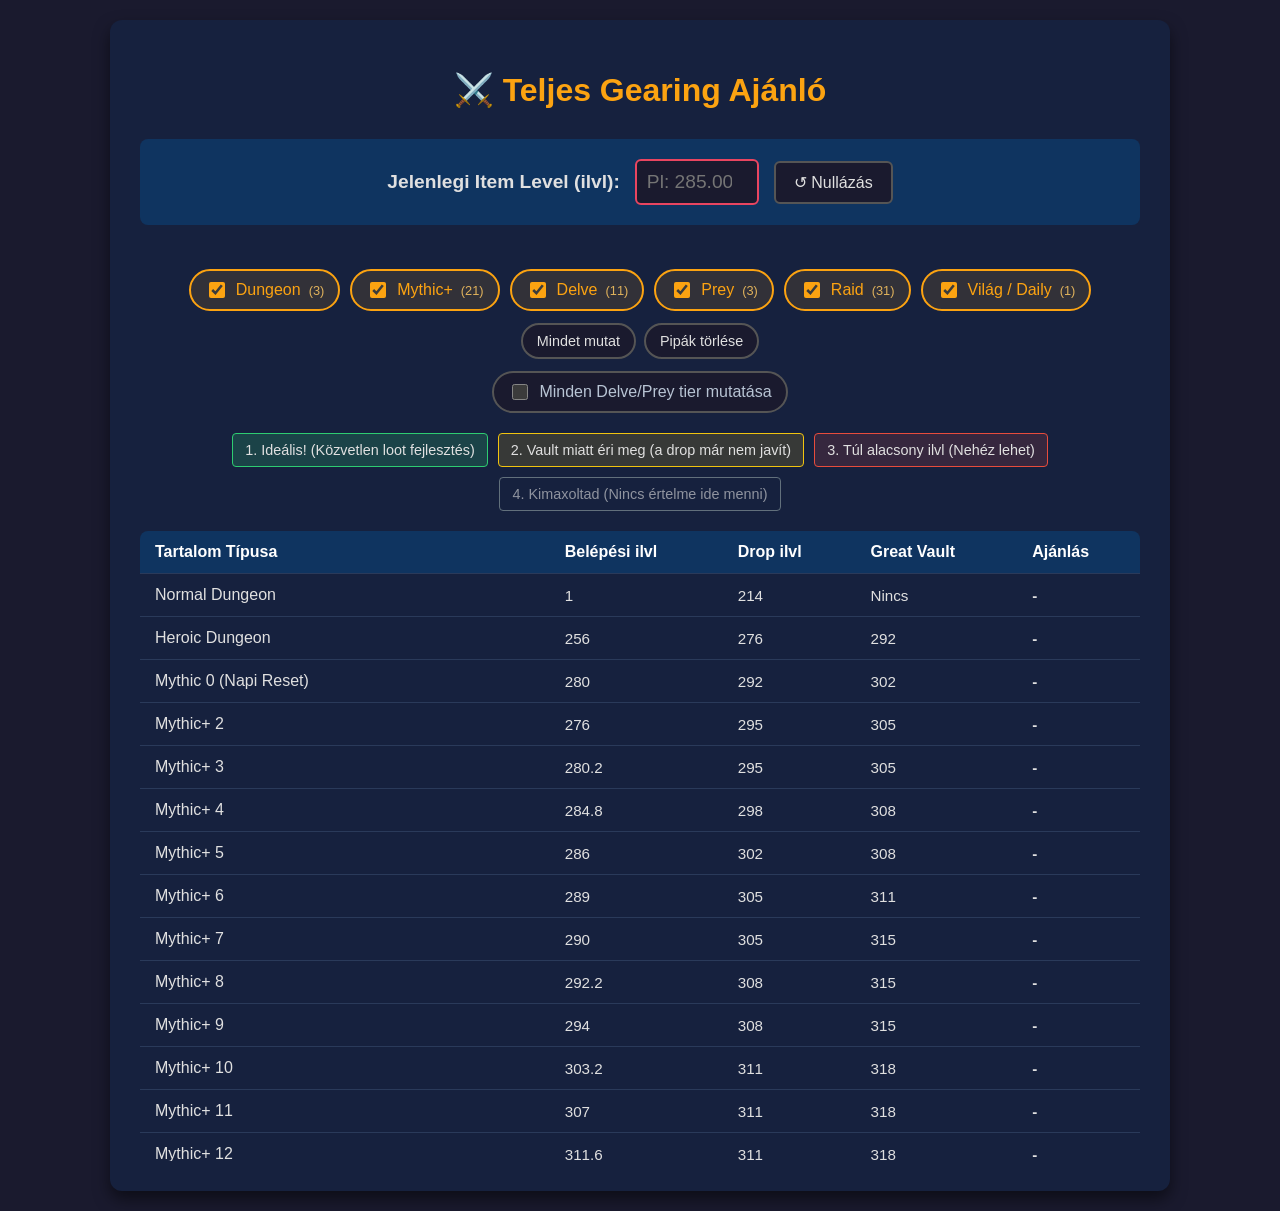
<file: wow-gearing/wow-gearing-ajanlo-refaktoralt.html>
<!DOCTYPE html>
<html lang="hu">
<head>
    <meta charset="UTF-8">
    <meta name="viewport" content="width=device-width, initial-scale=1.0">
    <meta name="color-scheme" content="dark">
    <title>WoW Gearing Ajánló (12.2)</title>
    <style>
        /* ============================================================
           Színek – egy helyen, a lap többi része csak ezekre hivatkozik
           ============================================================ */
        :root {
            --bg-base:      #1a1a2e;   /* lap háttere, gombok, beviteli mező */
            --bg-panel:     #16213e;   /* központi doboz */
            --bg-raised:    #0f3460;   /* ilvl-sáv, táblázatfejléc */
            --line:         #2a3a5a;
            --line-control: #555;
            --text:         #e0e0e0;
            --text-strong:  #fff;
            --text-soft:    #b8c4d4;
            --text-muted:   #95a5a6;
            --accent:       #fca311;
            --accent-soft:  rgba(252, 163, 17, 0.12);
            --accent-text:  #e0b25c;
            --danger:       #e94560;
        }

        /* Állapotszínek – a táblázat sorai és a jelmagyarázat is ezeket használja */
        [data-status="recommended"] { --status-color: #2ecc71; --status-bg: rgba(46, 204, 113, 0.2); }
        [data-status="vault"]       { --status-color: #f1c40f; --status-bg: rgba(241, 196, 15, 0.15); }
        [data-status="undergeared"] { --status-color: #e74c3c; --status-bg: rgba(231, 76, 60, 0.15); --status-opacity: 0.75; }
        [data-status="outgrown"]    { --status-color: #95a5a6; --status-opacity: 0.45; }

        /* ---- Alap elrendezés ---- */
        body {
            margin: 0;
            padding: 20px;
            font-family: 'Segoe UI', Tahoma, Geneva, Verdana, sans-serif;
            background-color: var(--bg-base);
            color: var(--text);
        }
        .container {
            max-width: 1000px;
            margin: 0 auto;
            padding: 30px;
            background-color: var(--bg-panel);
            border-radius: 12px;
            box-shadow: 0 8px 16px rgba(0, 0, 0, 0.5);
        }
        h1 {
            margin-bottom: 30px;
            text-align: center;
            color: var(--accent);
        }

        /* ---- Középre zárt, törő sávok (ilvl, szűrők, kapcsoló) ---- */
        .toolbar {
            display: flex;
            flex-wrap: wrap;
            justify-content: center;
            align-items: center;
            gap: 10px;
            margin-bottom: 12px;
        }
        .toolbar--tight {
            gap: 8px;
        }

        .ilvl-bar {
            gap: 15px;
            padding: 20px;
            background-color: var(--bg-raised);
            border-radius: 8px;
        }
        .ilvl-bar label {
            font-size: 1.2rem;
            font-weight: bold;
        }
        .ilvl-bar input {
            width: 100px;
            padding: 10px;
            font-size: 1.2rem;
            text-align: center;
            color: var(--text-strong);
            background-color: var(--bg-base);
            border: 2px solid var(--danger);
            border-radius: 6px;
        }
        .ilvl-bar input:focus-visible {
            outline: 2px solid transparent;   /* nagy kontrasztú módban ebből lesz látható fókuszkeret */
            box-shadow: 0 0 10px var(--danger);
        }
        .hint {
            min-height: 1.2em;
            margin-bottom: 12px;
            text-align: center;
            font-size: 0.9rem;
            color: var(--danger);
        }

        /* ---- Gombok és pipás chipek közös alapja ---- */
        .btn,
        .chip {
            border: 2px solid var(--line-control);
            background-color: var(--bg-base);
            color: var(--text);
            cursor: pointer;
            transition: border-color 0.2s, color 0.2s, background-color 0.2s;
        }

        .btn {
            padding: 10px 18px;
            font-size: 1rem;
            border-radius: 6px;
        }
        .btn--pill {
            padding: 8px 14px;
            font-size: 0.9rem;
            border-radius: 999px;
        }
        .btn:hover,
        .btn:focus-visible {
            border-color: var(--accent);
            color: var(--accent);
        }

        /* A chip kinézete közvetlenül a benne lévő checkboxot követi (:has), JS nélkül */
        .chip {
            display: inline-flex;
            align-items: center;
            gap: 8px;
            padding: 8px 14px;
            border-radius: 999px;
            color: var(--text-soft);
            user-select: none;
        }
        .chip:hover {
            border-color: var(--accent);
        }
        .chip:has(:checked) {
            border-color: var(--accent);
            color: var(--accent);
            background-color: var(--accent-soft);
        }
        .chip:has(:focus-visible) {
            box-shadow: 0 0 8px var(--accent);
        }
        .chip input {
            width: 16px;
            height: 16px;
            accent-color: var(--accent);
            cursor: pointer;
        }
        .chip .count {
            font-size: 0.8rem;
            color: var(--text-muted);
        }
        .chip:has(:checked) .count {
            color: var(--accent-text);
        }

        /* ---- Jelmagyarázat: ugyanazok a színek, mint a soroknál ---- */
        .legend {
            display: flex;
            flex-wrap: wrap;
            justify-content: center;
            gap: 10px;
            margin: 20px 0;
            padding: 0;
            list-style: none;
            font-size: 0.9rem;
        }
        .legend li {
            padding: 8px 12px;
            border: 1px solid var(--status-color);
            border-radius: 4px;
            background-color: var(--status-bg, transparent);
        }
        .legend li[data-status="outgrown"] {
            opacity: 0.6;   /* halvány, mint a sor, de olvasható marad */
        }

        /* ---- Táblázat ---- */
        .table-wrap {
            max-height: 70vh;
            overflow: auto;
            border-radius: 8px;
        }
        table {
            width: 100%;
            min-width: 640px;
            border-collapse: collapse;
        }
        th,
        td {
            padding: 12px 15px;
            text-align: left;
            border-bottom: 1px solid var(--line);
        }
        th {
            position: sticky;
            top: 0;
            z-index: 1;
            background-color: var(--bg-raised);
            color: var(--text-strong);
        }
        td + td {
            font-size: 0.95rem;   /* a név kivételével minden oszlop */
        }
        tr[data-status] {
            background-color: var(--status-bg, transparent);
            opacity: var(--status-opacity, 1);
        }
        .status-cell {
            font-weight: bold;
        }
        tr[data-status] .status-cell {
            color: var(--status-color);
        }
        .delta {
            display: block;
            font-size: 0.85rem;
            font-weight: normal;
            color: var(--text-soft);
        }
        .no-match td {
            padding: 24px 15px;
            text-align: center;
            color: var(--text-muted);
        }

        .visually-hidden {
            position: absolute;
            width: 1px;
            height: 1px;
            margin: -1px;
            padding: 0;
            border: 0;
            overflow: hidden;
            clip-path: inset(50%);
            white-space: nowrap;
        }

        @media (max-width: 600px) {
            body       { padding: 10px; }
            .container { padding: 16px; }
        }
    </style>
</head>
<body>

<main class="container">
    <h1>⚔️ Teljes Gearing Ajánló</h1>

    <div class="toolbar ilvl-bar">
        <label for="ilvlInput">Jelenlegi Item Level (ilvl):</label>
        <input type="number" id="ilvlInput" min="1" max="500" step="0.01"
               inputmode="decimal" placeholder="Pl: 285.00" aria-describedby="ilvlHint">
        <button type="button" class="btn" id="resetBtn" title="Mező ürítése">↺ Nullázás</button>
    </div>
    <p class="hint" id="ilvlHint" role="status"></p>

    <!-- A chipek a GROUPS adatból generálódnak -->
    <div class="toolbar" id="groupFilters" role="group" aria-label="Tartalomtípusok szűrése"></div>

    <div class="toolbar toolbar--tight">
        <button type="button" class="btn btn--pill" id="selectAllBtn">Mindet mutat</button>
        <button type="button" class="btn btn--pill" id="selectNoneBtn">Pipák törlése</button>
    </div>

    <div class="toolbar">
        <label class="chip">
            <input type="checkbox" id="showAllTiersInput">
            <span>Minden Delve/Prey tier mutatása</span>
        </label>
    </div>

    <!-- A jelmagyarázat a STATUS adatból generálódik -->
    <ul class="legend" id="legend" aria-label="Jelmagyarázat"></ul>

    <div class="table-wrap">
        <table>
            <caption class="visually-hidden">Tartalomtípusok belépési, drop és Great Vault item level értékei</caption>
            <thead>
                <tr>
                    <th scope="col">Tartalom Típusa</th>
                    <th scope="col">Belépési ilvl</th>
                    <th scope="col">Drop ilvl</th>
                    <th scope="col">Great Vault</th>
                    <th scope="col">Ajánlás</th>
                </tr>
            </thead>
            <tbody id="lootTableBody"></tbody>
        </table>
    </div>
    <p class="visually-hidden" id="resultSummary" role="status"></p>
</main>

<script type="module">
    // ============================================================
    // ADATOK
    // ------------------------------------------------------------
    // A GROUPS sorrendje = a szűrő-chipek és a táblázat alapsorrendje.
    //   tiered   : true → ilvl megadásakor csak a legjobb elérhető tier
    //              látszik, ezért a sorokat tier-sorrendben kell felvenni
    //
    // Egy sor mezői:
    //   entryMin : minimális belépési ilvl (0 = nincs korlát)
    //   dropMax  : a legmagasabb ilvl, amit dropból kaphatsz
    //   vaultMax : a legmagasabb ilvl, amit Vaultból kaphatsz
    //              (null = nincs érdemi Vault-plafon, a dropMax marad)
    // ============================================================
    const GROUPS = [
        {
            id: "dungeon", label: "Dungeon",
            rows: [
                { name: "Normal Dungeon",        entryMin: 0,   dropMax: 214, vaultMax: null },
                { name: "Heroic Dungeon",        entryMin: 256, dropMax: 276, vaultMax: 292 },
                { name: "Mythic 0 (Napi Reset)", entryMin: 280, dropMax: 292, vaultMax: 302 },
            ],
        },
        {
            id: "mplus", label: "Mythic+",
            rows: [
                { name: "Mythic+ 2",  entryMin: 276,    dropMax: 295, vaultMax: 305 },
                { name: "Mythic+ 3",  entryMin: 280.2,    dropMax: 295, vaultMax: 305 },
                { name: "Mythic+ 4",  entryMin: 284.8,    dropMax: 298, vaultMax: 308 },
                { name: "Mythic+ 5",  entryMin: 286,    dropMax: 302, vaultMax: 308 },
                { name: "Mythic+ 6",  entryMin: 289,    dropMax: 305, vaultMax: 311 },
                { name: "Mythic+ 7",  entryMin: 290,    dropMax: 305, vaultMax: 315 },
                { name: "Mythic+ 8",  entryMin: 292.2,    dropMax: 308, vaultMax: 315 },
                { name: "Mythic+ 9",  entryMin: 294,    dropMax: 308, vaultMax: 315 },
                { name: "Mythic+ 10", entryMin: 303.2,    dropMax: 311, vaultMax: 318 },
                { name: "Mythic+ 11", entryMin: 307,    dropMax: 311, vaultMax: 318 },
                { name: "Mythic+ 12", entryMin: 311.6,    dropMax: 311, vaultMax: 318 },
                { name: "Mythic+ 13", entryMin: 313,    dropMax: 311, vaultMax: 318 },
                { name: "Mythic+ 14", entryMin: 315.6,    dropMax: 311, vaultMax: 318 },
                { name: "Mythic+ 15", entryMin: 317.6,    dropMax: 311, vaultMax: 318 },
                { name: "Mythic+ 16", entryMin: 319,    dropMax: 311, vaultMax: 318 },
                { name: "Mythic+ 17", entryMin: 321,    dropMax: 311, vaultMax: 318 },
                { name: "Mythic+ 18", entryMin: 322.00, dropMax: 311, vaultMax: 318 },
                { name: "Mythic+ 19", entryMin: 323.90, dropMax: 311, vaultMax: 318 },
                { name: "Mythic+ 20", entryMin: 324.90, dropMax: 311, vaultMax: 318 },
                { name: "Mythic+ 21", entryMin: 326.00, dropMax: 311, vaultMax: 318 },
                { name: "Mythic+ 22", entryMin: 327.00, dropMax: 311, vaultMax: 318 },
            ],
        },
        {
            id: "delve", label: "Delve", tiered: true,
            rows: [
                { name: "Bountiful Delve Tier 1",  entryMin: 0,   dropMax: 266, vaultMax: 279 },
                { name: "Bountiful Delve Tier 2",  entryMin: 187, dropMax: 269, vaultMax: 282 },
                { name: "Bountiful Delve Tier 3",  entryMin: 200, dropMax: 272, vaultMax: 285 },
                { name: "Bountiful Delve Tier 4",  entryMin: 259, dropMax: 276, vaultMax: 289 },
                { name: "Bountiful Delve Tier 5",  entryMin: 268, dropMax: 279, vaultMax: 292 },
                { name: "Bountiful Delve Tier 6",  entryMin: 275, dropMax: 282, vaultMax: 298 },
                { name: "Bountiful Delve Tier 7",  entryMin: 281, dropMax: 292, vaultMax: 302 },
                { name: "Bountiful Delve Tier 8",  entryMin: 290, dropMax: 295, vaultMax: 305 },
                { name: "Bountiful Delve Tier 9",  entryMin: 296, dropMax: 295, vaultMax: 305 },
                { name: "Bountiful Delve Tier 10", entryMin: 303, dropMax: 295, vaultMax: 305 },
                { name: "Bountiful Delve Tier 11", entryMin: 309, dropMax: 295, vaultMax: 305 },
            ],
        },
        {
            id: "prey", label: "Prey", tiered: true,
            rows: [
                { name: "Prey - Normal",            entryMin: 250, dropMax: 266, vaultMax: 279 },
                { name: "Prey - Hard",              entryMin: 265, dropMax: 279, vaultMax: 292 },
                { name: "Prey - Nightmare (Szóló)", entryMin: 280, dropMax: 292, vaultMax: 305 },
            ],
        },
        {
            id: "raid", label: "Raid",
            rows: [
                { name: "Raid - LFR (Venomous Abyss)",           entryMin: 273, dropMax: 289, vaultMax: 292 },

                { name: "Raid - Nek'zali the Soulcoiler Normal", entryMin: 301.8, dropMax: 292, vaultMax: 305 },
                { name: "Raid - The Lost Explorers Normal",      entryMin: 301.7, dropMax: 295, vaultMax: 305 },
                { name: "Raid - Entombed Sentinels Normal",      entryMin: 301.1, dropMax: 295, vaultMax: 305 },
                { name: "Raid - Vashnik the Malignant Normal",   entryMin: 301.5, dropMax: 298, vaultMax: 305 },
                { name: "Raid - Sszorak Normal",                 entryMin: 302, dropMax: 298, vaultMax: 305 },
                { name: "Raid - The Twin Fangs Normal",          entryMin: 302.6, dropMax: 302, vaultMax: 305 },
                { name: "Raid - The Coiled Altar Normal",        entryMin: 306.5, dropMax: 302, vaultMax: 305 },
                { name: "Raid - Ula'tek Normal",                 entryMin: 307.4, dropMax: 302, vaultMax: 305 },
                { name: "Raid - Nymrissa Wavecaller Normal",     entryMin: 299.1, dropMax: 292, vaultMax: 305 },
                { name: "Raid - Kith'ix Normal",                 entryMin: 350, dropMax: 298, vaultMax: 305 },

                { name: "Raid - Nek'zali the Soulcoiler Heroic", entryMin: 315.1, dropMax: 305, vaultMax: 318 },
                { name: "Raid - The Lost Explorers Heroic",      entryMin: 315.3, dropMax: 308, vaultMax: 318 },
                { name: "Raid - Entombed Sentinels Heroic",      entryMin: 315.3, dropMax: 308, vaultMax: 318 },
                { name: "Raid - Vashnik the Malignant Heroic",   entryMin: 315.3, dropMax: 311, vaultMax: 318 },
                { name: "Raid - Sszorak Heroic",                 entryMin: 315.9, dropMax: 311, vaultMax: 318 },
                { name: "Raid - The Twin Fangs Heroic",          entryMin: 316.7, dropMax: 311, vaultMax: 318 },
                { name: "Raid - The Coiled Altar Heroic",        entryMin: 318, dropMax: 315, vaultMax: 318 },
                { name: "Raid - Ula'tek Heroic",                 entryMin: 318.3, dropMax: 315, vaultMax: 318 },
                { name: "Raid - Nymrissa Wavecaller Heroic",     entryMin: 313.5, dropMax: 305, vaultMax: 318 },
                { name: "Raid - Kith'ix Heroic",                 entryMin: 350, dropMax: 302, vaultMax: 318 },

                { name: "Raid - Nek'zali the Soulcoiler Mythic", entryMin: 321.4, dropMax: 318, vaultMax: 335 },
                { name: "Raid - The Lost Explorers Mythic",      entryMin: 321.6, dropMax: 321, vaultMax: 335 },
                { name: "Raid - Entombed Sentinels Mythic",      entryMin: 322.6, dropMax: 321, vaultMax: 335 },
                { name: "Raid - Vashnik the Malignant Mythic",   entryMin: 323.1, dropMax: 324, vaultMax: 335 },
                { name: "Raid - Sszorak Mythic",                 entryMin: 324.3, dropMax: 324, vaultMax: 335 },
                { name: "Raid - The Twin Fangs Mythic",          entryMin: 325.1, dropMax: 324, vaultMax: 335 },
                { name: "Raid - The Coiled Altar Mythic",        entryMin: 327.4, dropMax: 344, vaultMax: 344 },
                { name: "Raid - Ula'tek Mythic",                 entryMin: 329.6, dropMax: 344, vaultMax: 344 },
                { name: "Raid - Nymrissa Wavecaller Mythic",     entryMin: 322, dropMax: 318, vaultMax: 335 },
                { name: "Raid - Kith'ix Mythic",                 entryMin: 350, dropMax: 344, vaultMax: 305 },
            ],
        },
        {
            id: "world", label: "Világ / Daily",
            rows: [
                { name: "Daily quest reward", entryMin: 0, dropMax: 276, vaultMax: null },
            ],
        },
    ];

    // ============================================================
    // ÁLLAPOTOK – a táblázat és a jelmagyarázat is ebből épül.
    // A priority a rendezési sorrend és a jelmagyarázat számozása.
    // (A színek a CSS-ben vannak, [data-status="..."] alatt.)
    // ============================================================
    const STATUS = {
        recommended: { priority: 1, label: "Irány farmolni!",   legend: "Ideális! (Közvetlen loot fejlesztés)" },
        vault:       { priority: 2, label: "Csak Vaultért",     legend: "Vault miatt éri meg (a drop már nem javít)" },
        undergeared: { priority: 3, label: "Túl alacsony ilvl", legend: "Túl alacsony ilvl (Nehéz lehet)" },
        outgrown:    { priority: 4, label: "Túlfejlett vagy",   legend: "Kimaxoltad (Nincs értelme ide menni)" }
    };

    // ============================================================
    // LOGIKA – tiszta függvények, nem nyúlnak a DOM-hoz
    // ============================================================
    const vaultCeilingOf = (row) => row.vaultMax ?? row.dropMax;

    // Legfeljebb 2 tizedes, így nem jelenik meg lebegőpontos zaj (pl. 6.6299999999999955)
    const formatIlvl = (value) => String(Math.round(value * 100) / 100);

    // Egy sor értékelése adott ilvl mellett.
    // A gain a kategórián belüli rendezési súly (nagyobb = előrébb):
    //   recommended : mennyit ad még a drop
    //   vault       : mennyit ad még a Vault-plafon
    //   undergeared : negatív hiány → a legközelebbi cél kerül előre
    //   outgrown    : mindig <= 0 → a legmagasabb szintű tartalom elöl
    function evaluate(ilvl, row) {
        const ceiling = vaultCeilingOf(row);

        if (ilvl < row.entryMin) {
            const missing = row.entryMin - ilvl;
            return { status: "undergeared", gain: -missing, note: `${formatIlvl(missing)} ilvl hiányzik` };
        }
        if (ilvl < row.dropMax) {
            const gain = row.dropMax - ilvl;
            return { status: "recommended", gain, note: `dropból még +${formatIlvl(gain)} ilvl` };
        }
        if (ilvl < ceiling) {
            const gain = ceiling - ilvl;
            return { status: "vault", gain, note: `Vaultból még +${formatIlvl(gain)} ilvl` };
        }
        return { status: "outgrown", gain: ceiling - ilvl, note: "" };
    }

    // Tiered csoport legjobb elérhető tierje: az utolsó, aminek a belépési
    // ilvl-jét már eléred; ha egyiket sem, akkor az első.
    function bestReachableRow(group, ilvl) {
        return group.rows.findLast(row => ilvl >= row.entryMin) ?? group.rows[0];
    }

    // A megjelenítendő sorok szűrve, értékelve és rendezve
    function buildItems(ilvl, activeGroupIds, showAllTiers) {
        const collapseTiers = ilvl !== null && !showAllTiers;

        const rows = GROUPS
            .filter(group => activeGroupIds.has(group.id))
            .flatMap(group => collapseTiers && group.tiered ? [bestReachableRow(group, ilvl)] : group.rows);

        if (ilvl === null) {
            return rows.map(row => ({ row, status: null, note: "" }));   // nincs ilvl: adat-sorrend
        }

        return rows
            .map(row => ({ row, ...evaluate(ilvl, row) }))
            .sort((a, b) =>
                STATUS[a.status].priority - STATUS[b.status].priority ||   // 1. státusz-kategória
                b.gain - a.gain ||                                         // 2. kategórián belül a legnagyobb nyereség
                vaultCeilingOf(b.row) - vaultCeilingOf(a.row)              // 3. azonos nyereségnél a magasabb Vault-plafon
            );                                                             // teljes egyezésnél marad az adat-sorrend (stabil sort)
    }

    // ============================================================
    // DOM
    // ============================================================
    const byId = (id) => document.getElementById(id);

    const ilvlInput     = byId("ilvlInput");
    const ilvlHint      = byId("ilvlHint");
    const groupFilters  = byId("groupFilters");
    const showAllTiers  = byId("showAllTiersInput");
    const legend        = byId("legend");
    const tableBody     = byId("lootTableBody");
    const resultSummary = byId("resultSummary");

    // Az érvényes tartomány egyetlen forrása az input min/max attribútuma
    const MIN_ILVL = Number(ilvlInput.min);
    const MAX_ILVL = Number(ilvlInput.max);
    const RANGE_ERROR = `Adj meg egy ${MIN_ILVL.toFixed(2)} és ${MAX_ILVL.toFixed(2)} közötti item levelt.`;

    // Apró segéd elemek építéséhez. A szöveg textContent-ként kerül be,
    // így nem kell kézzel HTML-escape-elni.
    function h(tag, { dataset, ...props } = {}, ...children) {
        const el = Object.assign(document.createElement(tag), props);
        if (dataset) Object.assign(el.dataset, dataset);
        el.append(...children.filter(child => child != null));
        return el;
    }

    // Üres mező → nincs ilvl; hibás vagy tartományon kívüli érték → hibaüzenet
    function readIlvl() {
        const value = ilvlInput.valueAsNumber;   // üres vagy hibás bevitelnél NaN
        if (Number.isNaN(value)) {
            return { ilvl: null, error: ilvlInput.validity.badInput ? RANGE_ERROR : "" };
        }
        if (value < MIN_ILVL || value > MAX_ILVL) {
            return { ilvl: null, error: RANGE_ERROR };
        }
        return { ilvl: value, error: "" };
    }

    // A pipák állapota az egyetlen igazságforrás – nincs külön, kézzel szinkronizált Set
    function readActiveGroupIds() {
        const checked = groupFilters.querySelectorAll("input:checked");
        return new Set(Array.from(checked, box => box.value));
    }

    function renderGroupFilters() {
        groupFilters.replaceChildren(...GROUPS.map(group =>
            h("label", { className: "chip" },
                h("input", { type: "checkbox", value: group.id, checked: true }),
                h("span", {}, group.label),
                h("span", { className: "count" }, `(${group.rows.length})`)
            )
        ));
    }

    function renderLegend() {
        const statuses = Object.entries(STATUS).sort(([, a], [, b]) => a.priority - b.priority);
        legend.replaceChildren(...statuses.map(([key, status]) =>
            h("li", { dataset: { status: key } }, `${status.priority}. ${status.legend}`)
        ));
    }

    function renderRow({ row, status, note }) {
        return h("tr", { dataset: status ? { status } : null },
            h("td", {}, row.name),
            h("td", {}, formatIlvl(Math.max(row.entryMin, MIN_ILVL))),   // 0 (nincs korlát) → a legkisebb ilvl
            h("td", {}, formatIlvl(row.dropMax)),
            h("td", {}, row.vaultMax === null ? "Nincs" : formatIlvl(row.vaultMax)),
            h("td", { className: "status-cell" },
                status ? STATUS[status].label : "-",
                note ? h("span", { className: "delta" }, note) : null
            )
        );
    }

    function render() {
        const { ilvl, error } = readIlvl();
        const activeGroupIds = readActiveGroupIds();
        const items = buildItems(ilvl, activeGroupIds, showAllTiers.checked);

        ilvlHint.textContent = error;

        if (items.length === 0) {
            const message = activeGroupIds.size === 0
                ? "Nincs bepipálva egyetlen tartalomtípus sem. Válassz legalább egyet a szűrők közül."
                : "Erre a szűrésre nincs találat.";
            tableBody.replaceChildren(h("tr", { className: "no-match" }, h("td", { colSpan: 5 }, message)));
            resultSummary.textContent = message;
            return;
        }

        tableBody.replaceChildren(...items.map(renderRow));

        // Rövid összegzés képernyőolvasóknak (maga a táblázat nem "élő" régió,
        // különben minden billentyűleütésnél felolvasná az összes sort)
        const recommended = items.filter(item => item.status === "recommended").length;
        resultSummary.textContent = ilvl === null
            ? `${items.length} sor látható.`
            : `${items.length} sor látható, ebből ${recommended} ajánlott.`;
    }

    // ============================================================
    // ESEMÉNYEK
    // ============================================================
    function debounce(fn, delay = 150) {
        let timer;
        return (...args) => {
            clearTimeout(timer);
            timer = setTimeout(() => fn(...args), delay);
        };
    }

    function setAllGroups(checked) {
        groupFilters.querySelectorAll("input").forEach(box => { box.checked = checked; });
        render();
    }

    // Gépelés közben csak újraszámolunk. A mezőt csak véglegesítéskor
    // (Enter, fókuszvesztés, léptető nyíl) formázzuk 2 tizedesre, különben
    // a félkész számot írnánk át (pl. "28" → "28.00", és a "285"-ből "28.005" lenne).
    ilvlInput.addEventListener("input", debounce(render));
    ilvlInput.addEventListener("change", () => {
        const { ilvl } = readIlvl();
        if (ilvl !== null) ilvlInput.value = ilvl.toFixed(2);
        render();
    });

    groupFilters.addEventListener("change", render);
    showAllTiers.addEventListener("change", render);

    byId("selectAllBtn").addEventListener("click", () => setAllGroups(true));
    byId("selectNoneBtn").addEventListener("click", () => setAllGroups(false));

    byId("resetBtn").addEventListener("click", () => {
        ilvlInput.value = "";
        render();
        ilvlInput.focus();
    });

    renderGroupFilters();
    renderLegend();
    render();
</script>

</body>
</html>
</file>
